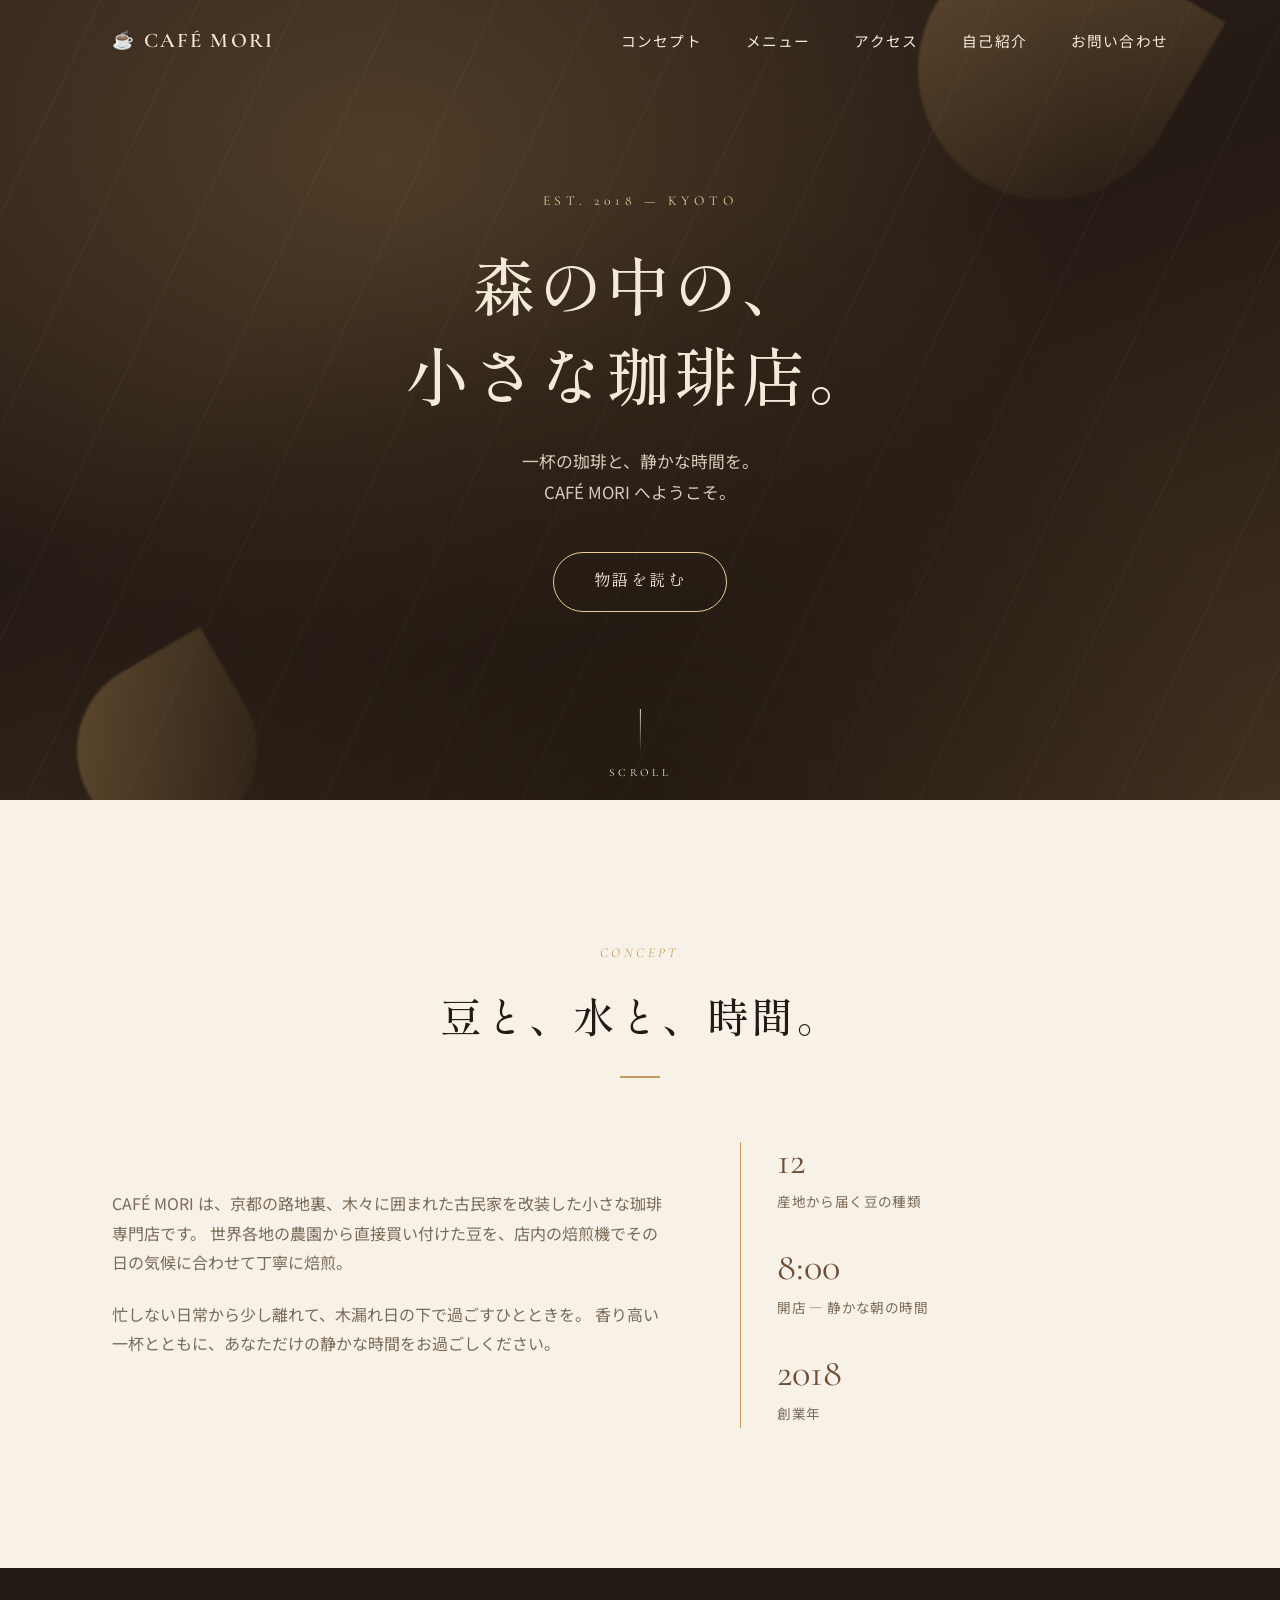
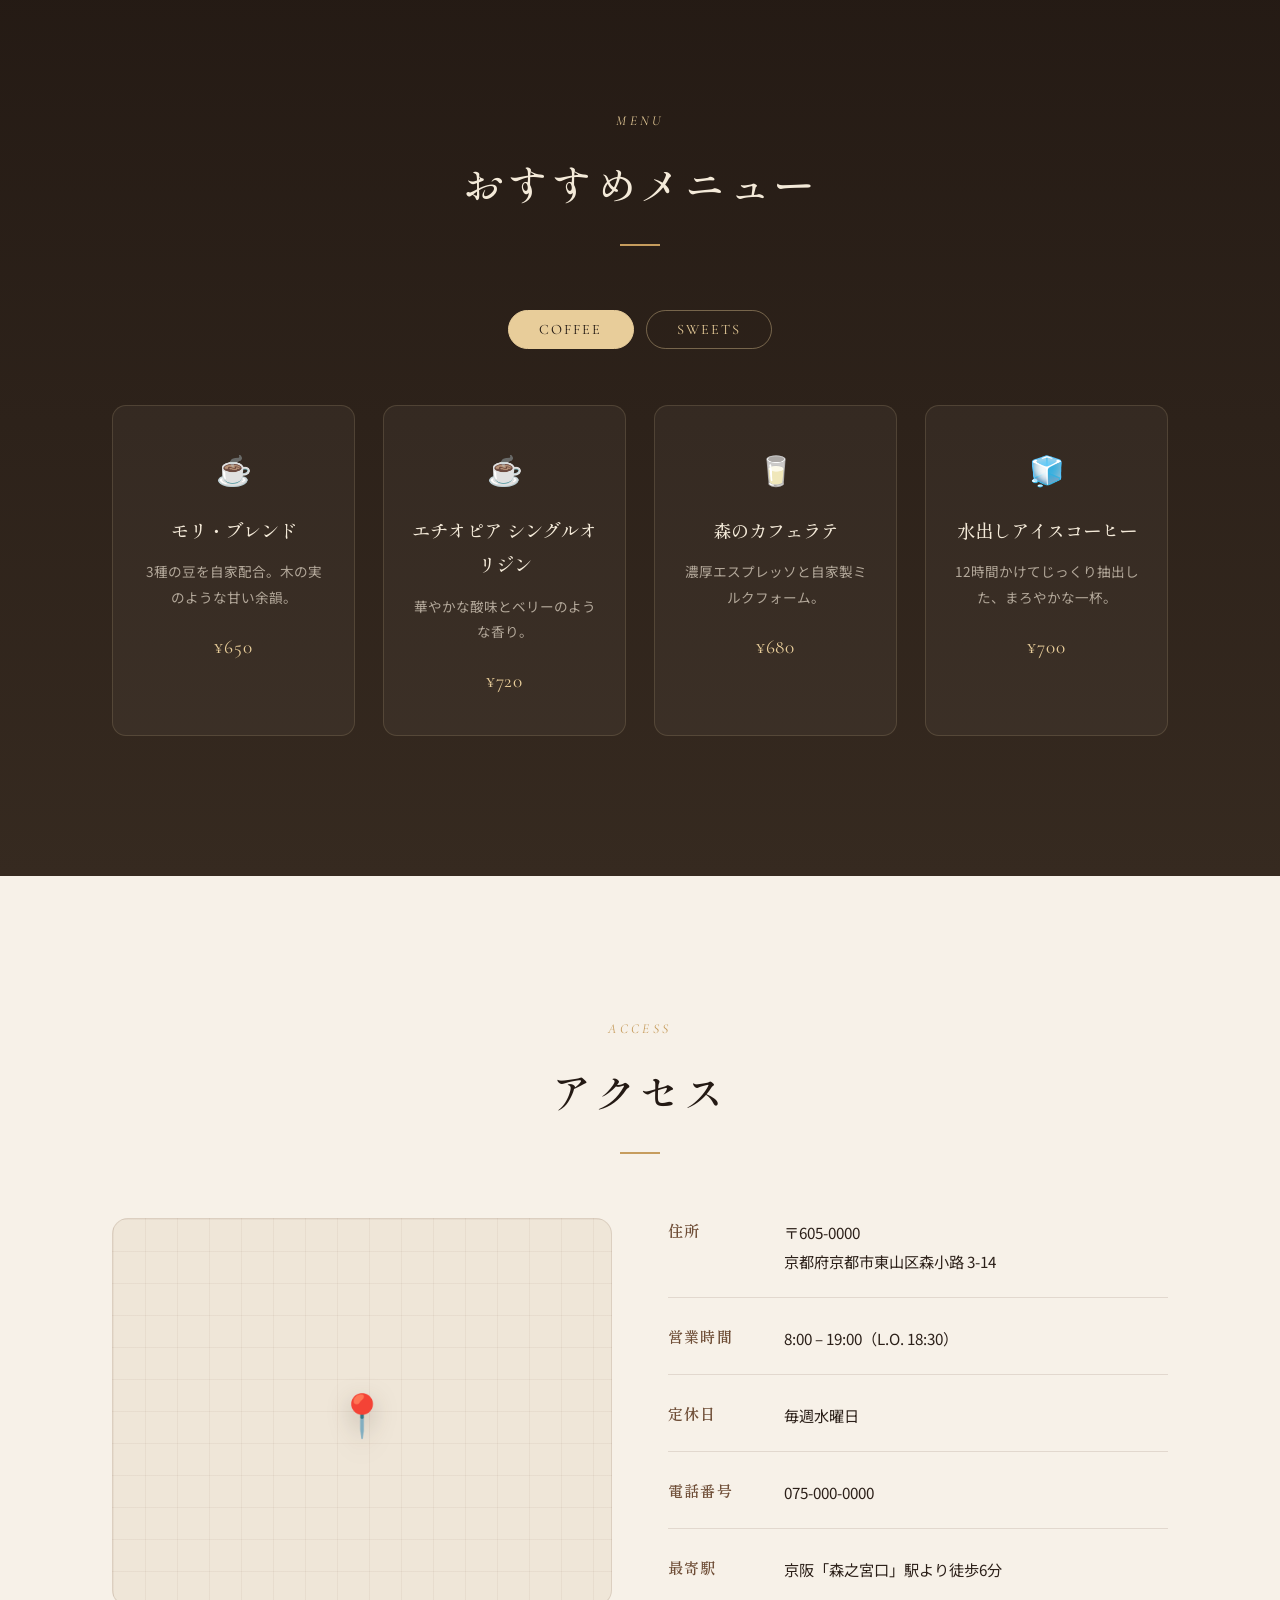
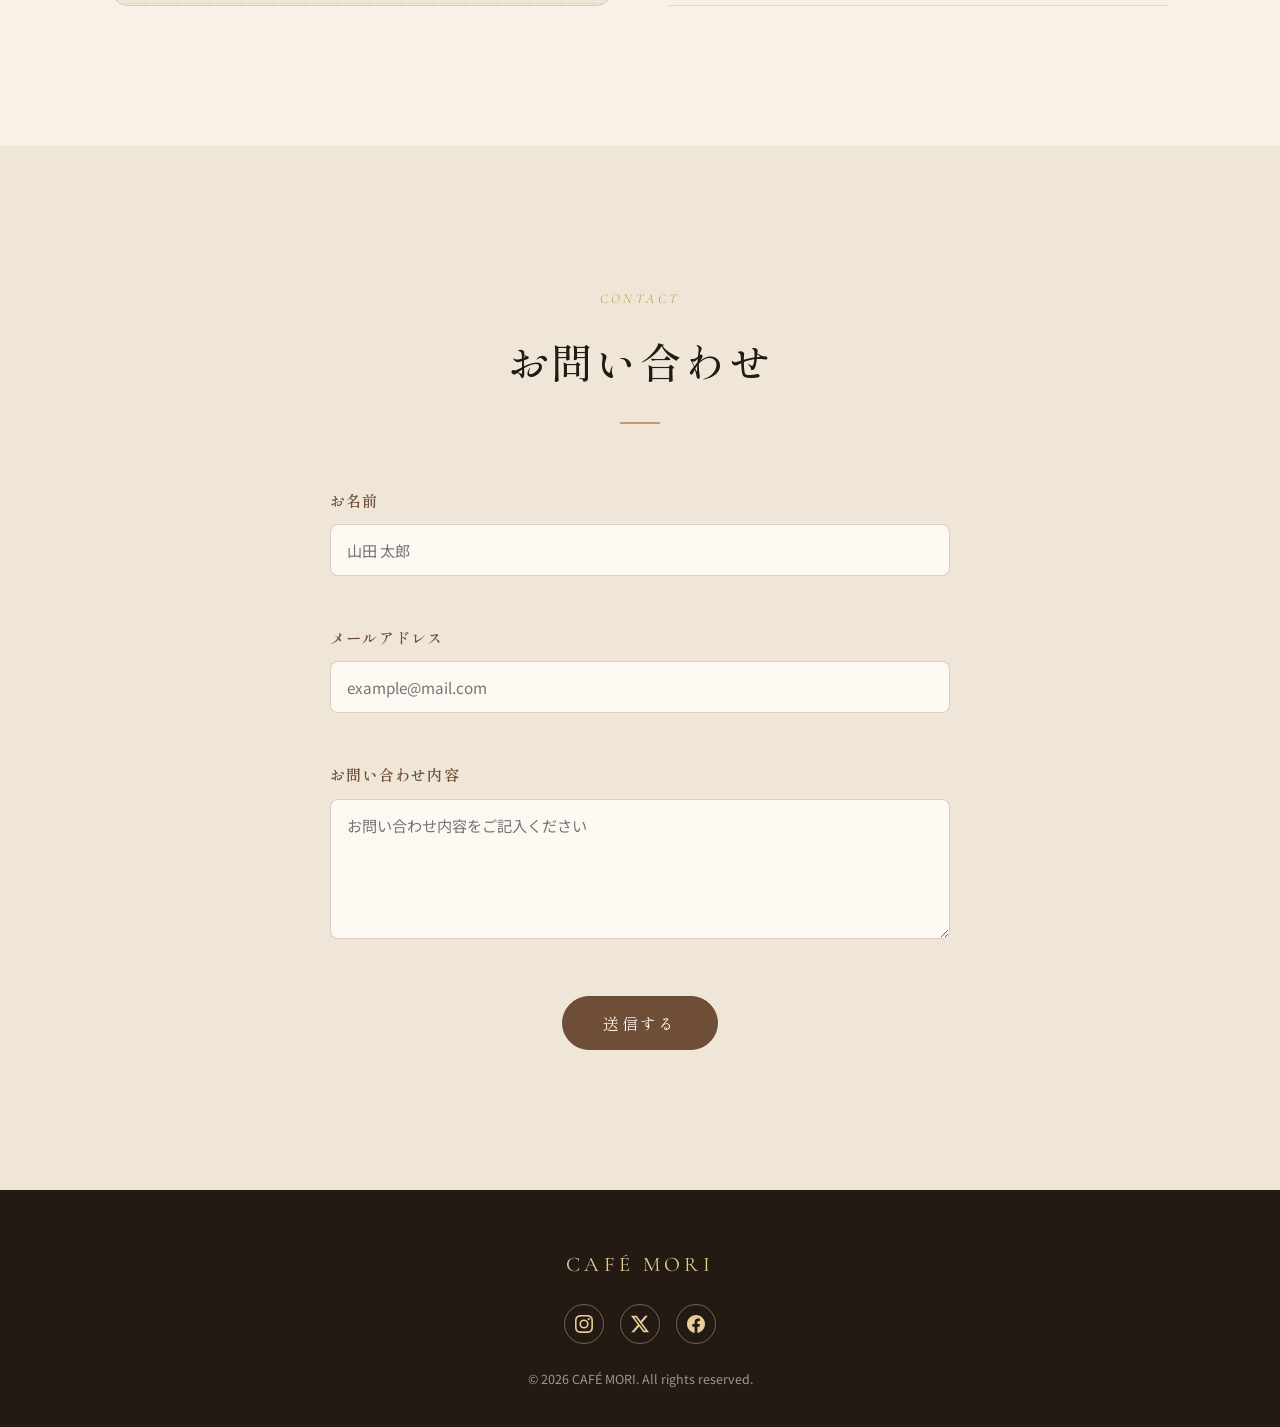
<file: index.html>
<!DOCTYPE html>
<html lang="ja">
<head>
<meta charset="UTF-8">
<meta name="viewport" content="width=device-width, initial-scale=1.0">
<title>CAFÉ MORI | 森の中の、小さな珈琲店</title>
<meta name="description" content="CAFÉ MORI（カフェ・モリ）は、木々に囲まれた小さな珈琲専門店。厳選した豆で淹れる一杯と、静かな時間をお楽しみください。">
<link rel="preconnect" href="https://fonts.googleapis.com">
<link rel="preconnect" href="https://fonts.gstatic.com" crossorigin>
<link href="https://fonts.googleapis.com/css2?family=Cormorant+Garamond:wght@400;500;600;700&family=Shippori+Mincho:wght@400;500;600&family=Noto+Sans+JP:wght@300;400;500;700&display=swap" rel="stylesheet">
<link rel="stylesheet" href="style.css">
</head>
<body>

<div class="loader" id="loader"><span>CAFÉ MORI</span></div>

<header class="header" id="header">
  <div class="header__inner">
    <a href="#top" class="logo" data-nav>
      <span class="logo__mark">☕</span>
      <span class="logo__text">CAFÉ MORI</span>
    </a>

    <nav class="nav" id="nav">
      <ul class="nav__list">
        <li><a href="#concept" class="nav__link" data-nav>コンセプト</a></li>
        <li><a href="#menu" class="nav__link" data-nav>メニュー</a></li>
        <li><a href="#access" class="nav__link" data-nav>アクセス</a></li>
        <li><a href="about/index.html" class="nav__link" data-nav>自己紹介</a></li>
        <li><a href="#contact" class="nav__link" data-nav>お問い合わせ</a></li>
      </ul>
    </nav>

    <button class="hamburger" id="hamburger" aria-label="メニューを開く" aria-expanded="false">
      <span></span><span></span><span></span>
    </button>
  </div>
</header>

<main>

  <!-- HERO -->
  <section class="hero" id="top">
    <div class="hero__bg"></div>
    <div class="hero__overlay"></div>
    <div class="hero__leaf hero__leaf--1"></div>
    <div class="hero__leaf hero__leaf--2"></div>

    <div class="hero__content">
      <p class="hero__eyebrow">EST. 2018 &mdash; KYOTO</p>
      <h1 class="hero__title">
        <span>森の中の、</span>
        <span>小さな珈琲店。</span>
      </h1>
      <p class="hero__lead">一杯の珈琲と、静かな時間を。<br>CAFÉ MORI へようこそ。</p>
      <a href="#concept" class="btn btn--outline" data-nav>物語を読む</a>
    </div>

    <a href="#concept" class="scroll-cue" data-nav aria-label="下にスクロール">
      <span class="scroll-cue__line"></span>
      <span class="scroll-cue__text">SCROLL</span>
    </a>
  </section>

  <!-- CONCEPT -->
  <section class="concept" id="concept">
    <div class="section-inner">
      <p class="section-eyebrow">CONCEPT</p>
      <h2 class="section-title">豆と、水と、時間。</h2>
      <div class="concept__grid">
        <div class="concept__text">
          <p>
            CAFÉ MORI は、京都の路地裏、木々に囲まれた古民家を改装した小さな珈琲専門店です。
            世界各地の農園から直接買い付けた豆を、店内の焙煎機でその日の気候に合わせて丁寧に焙煎。
          </p>
          <p>
            忙しない日常から少し離れて、木漏れ日の下で過ごすひとときを。
            香り高い一杯とともに、あなただけの静かな時間をお過ごしください。
          </p>
        </div>
        <div class="concept__stats">
          <div class="stat">
            <span class="stat__num">12</span>
            <span class="stat__label">産地から届く豆の種類</span>
          </div>
          <div class="stat">
            <span class="stat__num">8:00</span>
            <span class="stat__label">開店 &mdash; 静かな朝の時間</span>
          </div>
          <div class="stat">
            <span class="stat__num">2018</span>
            <span class="stat__label">創業年</span>
          </div>
        </div>
      </div>
    </div>
  </section>

  <!-- MENU -->
  <section class="menu" id="menu">
    <div class="section-inner">
      <p class="section-eyebrow section-eyebrow--light">MENU</p>
      <h2 class="section-title section-title--light">おすすめメニュー</h2>

      <div class="menu__tabs" role="tablist">
        <button class="menu__tab is-active" data-tab="coffee" role="tab" aria-selected="true">COFFEE</button>
        <button class="menu__tab" data-tab="sweets" role="tab" aria-selected="false">SWEETS</button>
      </div>

      <div class="menu__grid" id="menu-coffee" data-panel="coffee">
        <article class="menu-card">
          <div class="menu-card__icon">☕</div>
          <h3 class="menu-card__name">モリ・ブレンド</h3>
          <p class="menu-card__desc">3種の豆を自家配合。木の実のような甘い余韻。</p>
          <span class="menu-card__price">¥650</span>
        </article>
        <article class="menu-card">
          <div class="menu-card__icon">☕</div>
          <h3 class="menu-card__name">エチオピア シングルオリジン</h3>
          <p class="menu-card__desc">華やかな酸味とベリーのような香り。</p>
          <span class="menu-card__price">¥720</span>
        </article>
        <article class="menu-card">
          <div class="menu-card__icon">🥛</div>
          <h3 class="menu-card__name">森のカフェラテ</h3>
          <p class="menu-card__desc">濃厚エスプレッソと自家製ミルクフォーム。</p>
          <span class="menu-card__price">¥680</span>
        </article>
        <article class="menu-card">
          <div class="menu-card__icon">🧊</div>
          <h3 class="menu-card__name">水出しアイスコーヒー</h3>
          <p class="menu-card__desc">12時間かけてじっくり抽出した、まろやかな一杯。</p>
          <span class="menu-card__price">¥700</span>
        </article>
      </div>

      <div class="menu__grid" id="menu-sweets" data-panel="sweets" hidden>
        <article class="menu-card">
          <div class="menu-card__icon">🍰</div>
          <h3 class="menu-card__name">バスクチーズケーキ</h3>
          <p class="menu-card__desc">焦がしキャラメルの香ばしさと濃厚なコク。</p>
          <span class="menu-card__price">¥580</span>
        </article>
        <article class="menu-card">
          <div class="menu-card__icon">🥐</div>
          <h3 class="menu-card__name">発酵バターのクロワッサン</h3>
          <p class="menu-card__desc">毎朝焼き上げる、サクサクの自家製クロワッサン。</p>
          <span class="menu-card__price">¥480</span>
        </article>
        <article class="menu-card">
          <div class="menu-card__icon">🍮</div>
          <h3 class="menu-card__name">森の焼きプリン</h3>
          <p class="menu-card__desc">卵とバニラの香り豊かな、昔ながらの味わい。</p>
          <span class="menu-card__price">¥520</span>
        </article>
        <article class="menu-card">
          <div class="menu-card__icon">🍪</div>
          <h3 class="menu-card__name">全粒粉のグラノーラクッキー</h3>
          <p class="menu-card__desc">ナッツとドライフルーツの素朴な甘さ。</p>
          <span class="menu-card__price">¥380</span>
        </article>
      </div>
    </div>
  </section>

  <!-- ACCESS -->
  <section class="access" id="access">
    <div class="section-inner">
      <p class="section-eyebrow">ACCESS</p>
      <h2 class="section-title">アクセス</h2>

      <div class="access__grid">
        <div class="access__map" aria-hidden="true">
          <div class="access__map-pin">📍</div>
        </div>

        <div class="access__info">
          <dl>
            <div class="access__row">
              <dt>住所</dt>
              <dd>〒605-0000<br>京都府京都市東山区森小路 3-14</dd>
            </div>
            <div class="access__row">
              <dt>営業時間</dt>
              <dd>8:00 &ndash; 19:00（L.O. 18:30）</dd>
            </div>
            <div class="access__row">
              <dt>定休日</dt>
              <dd>毎週水曜日</dd>
            </div>
            <div class="access__row">
              <dt>電話番号</dt>
              <dd>075-000-0000</dd>
            </div>
            <div class="access__row">
              <dt>最寄駅</dt>
              <dd>京阪「森之宮口」駅より徒歩6分</dd>
            </div>
          </dl>
        </div>
      </div>
    </div>
  </section>

  <!-- CONTACT -->
  <section class="contact" id="contact">
    <div class="section-inner">
      <p class="section-eyebrow">CONTACT</p>
      <h2 class="section-title">お問い合わせ</h2>

      <form class="contact__form" id="contactForm" novalidate>
        <div class="form-group">
          <label for="contact-name">お名前</label>
          <input type="text" id="contact-name" name="name" placeholder="山田 太郎">
          <span class="form-error" id="error-name"></span>
        </div>

        <div class="form-group">
          <label for="contact-email">メールアドレス</label>
          <input type="email" id="contact-email" name="email" placeholder="example@mail.com">
          <span class="form-error" id="error-email"></span>
        </div>

        <div class="form-group">
          <label for="contact-message">お問い合わせ内容</label>
          <textarea id="contact-message" name="message" rows="5" placeholder="お問い合わせ内容をご記入ください"></textarea>
          <span class="form-error" id="error-message"></span>
        </div>

        <button type="submit" class="btn btn--filled">送信する</button>
      </form>
    </div>
  </section>

</main>

<footer class="footer">
  <div class="footer__inner">
    <p class="footer__logo">CAFÉ MORI</p>
    <div class="footer__sns">
      <a href="#" class="footer__sns-link" aria-label="Instagram"><svg viewBox="0 0 24 24" aria-hidden="true"><path d="M12 0C8.74 0 8.333.015 7.053.072 5.775.132 4.905.333 4.14.63c-.789.306-1.459.717-2.126 1.384S.935 3.35.63 4.14C.333 4.905.131 5.775.072 7.053.012 8.333 0 8.74 0 12s.015 3.667.072 4.947c.06 1.277.261 2.148.558 2.913.306.788.717 1.459 1.384 2.126.667.666 1.336 1.079 2.126 1.384.766.296 1.636.499 2.913.558C8.333 23.988 8.74 24 12 24s3.667-.015 4.947-.072c1.277-.06 2.148-.262 2.913-.558.788-.306 1.459-.718 2.126-1.384.666-.667 1.079-1.335 1.384-2.126.296-.765.499-1.636.558-2.913.06-1.28.072-1.687.072-4.947s-.015-3.667-.072-4.947c-.06-1.277-.262-2.149-.558-2.913-.306-.789-.718-1.459-1.384-2.126C21.319 1.347 20.651.935 19.86.63c-.765-.297-1.636-.499-2.913-.558C15.667.012 15.26 0 12 0zm0 2.16c3.203 0 3.585.016 4.85.071 1.17.055 1.805.249 2.227.415.562.217.96.477 1.382.896.419.42.679.819.896 1.381.164.422.36 1.057.413 2.227.057 1.266.07 1.646.07 4.85s-.015 3.585-.074 4.85c-.061 1.17-.256 1.805-.421 2.227a3.81 3.81 0 0 1-.9 1.382 3.744 3.744 0 0 1-1.38.896c-.42.164-1.065.36-2.235.413-1.274.057-1.649.07-4.859.07-3.211 0-3.586-.015-4.859-.074-1.171-.061-1.816-.256-2.236-.421a3.716 3.716 0 0 1-1.379-.9 3.644 3.644 0 0 1-.9-1.38c-.165-.42-.36-1.065-.42-2.235-.045-1.26-.061-1.649-.061-4.844 0-3.196.016-3.586.061-4.861.06-1.17.255-1.814.42-2.234.21-.57.479-.96.9-1.381.419-.419.81-.689 1.379-.898.42-.166 1.051-.361 2.221-.421 1.275-.045 1.65-.06 4.859-.06z"/><path d="M12 5.838a6.162 6.162 0 1 0 0 12.324 6.162 6.162 0 0 0 0-12.324zM12 16a4 4 0 1 1 0-8 4 4 0 0 1 0 8zm7.846-10.405a1.44 1.44 0 1 1-2.88 0 1.44 1.44 0 0 1 2.88 0z"/></svg></a>
      <a href="#" class="footer__sns-link" aria-label="X"><svg viewBox="0 0 24 24" aria-hidden="true"><path d="M18.901 1.153h3.68l-8.04 9.19L24 22.846h-7.406l-5.8-7.584-6.638 7.584H.474l8.6-9.83L0 1.154h7.594l5.243 6.932ZM17.61 20.644h2.039L6.486 3.24H4.298Z"/></svg></a>
      <a href="#" class="footer__sns-link" aria-label="Facebook"><svg viewBox="0 0 24 24" aria-hidden="true"><path d="M24 12.073c0-6.627-5.373-12-12-12s-12 5.373-12 12c0 5.99 4.388 10.954 10.125 11.854v-8.385H7.078v-3.47h3.047V9.43c0-3.007 1.792-4.669 4.533-4.669 1.312 0 2.686.235 2.686.235v2.953H15.83c-1.491 0-1.956.925-1.956 1.874v2.25h3.328l-.532 3.47h-2.796v8.385C19.612 23.027 24 18.062 24 12.073z"/></svg></a>
    </div>
    <p class="footer__copy">&copy; 2026 CAFÉ MORI. All rights reserved.</p>
  </div>
</footer>

<button class="to-top" id="toTop" aria-label="トップへ戻る" data-nav>↑</button>

<script src="script.js"></script>
</body>
</html>
</file>
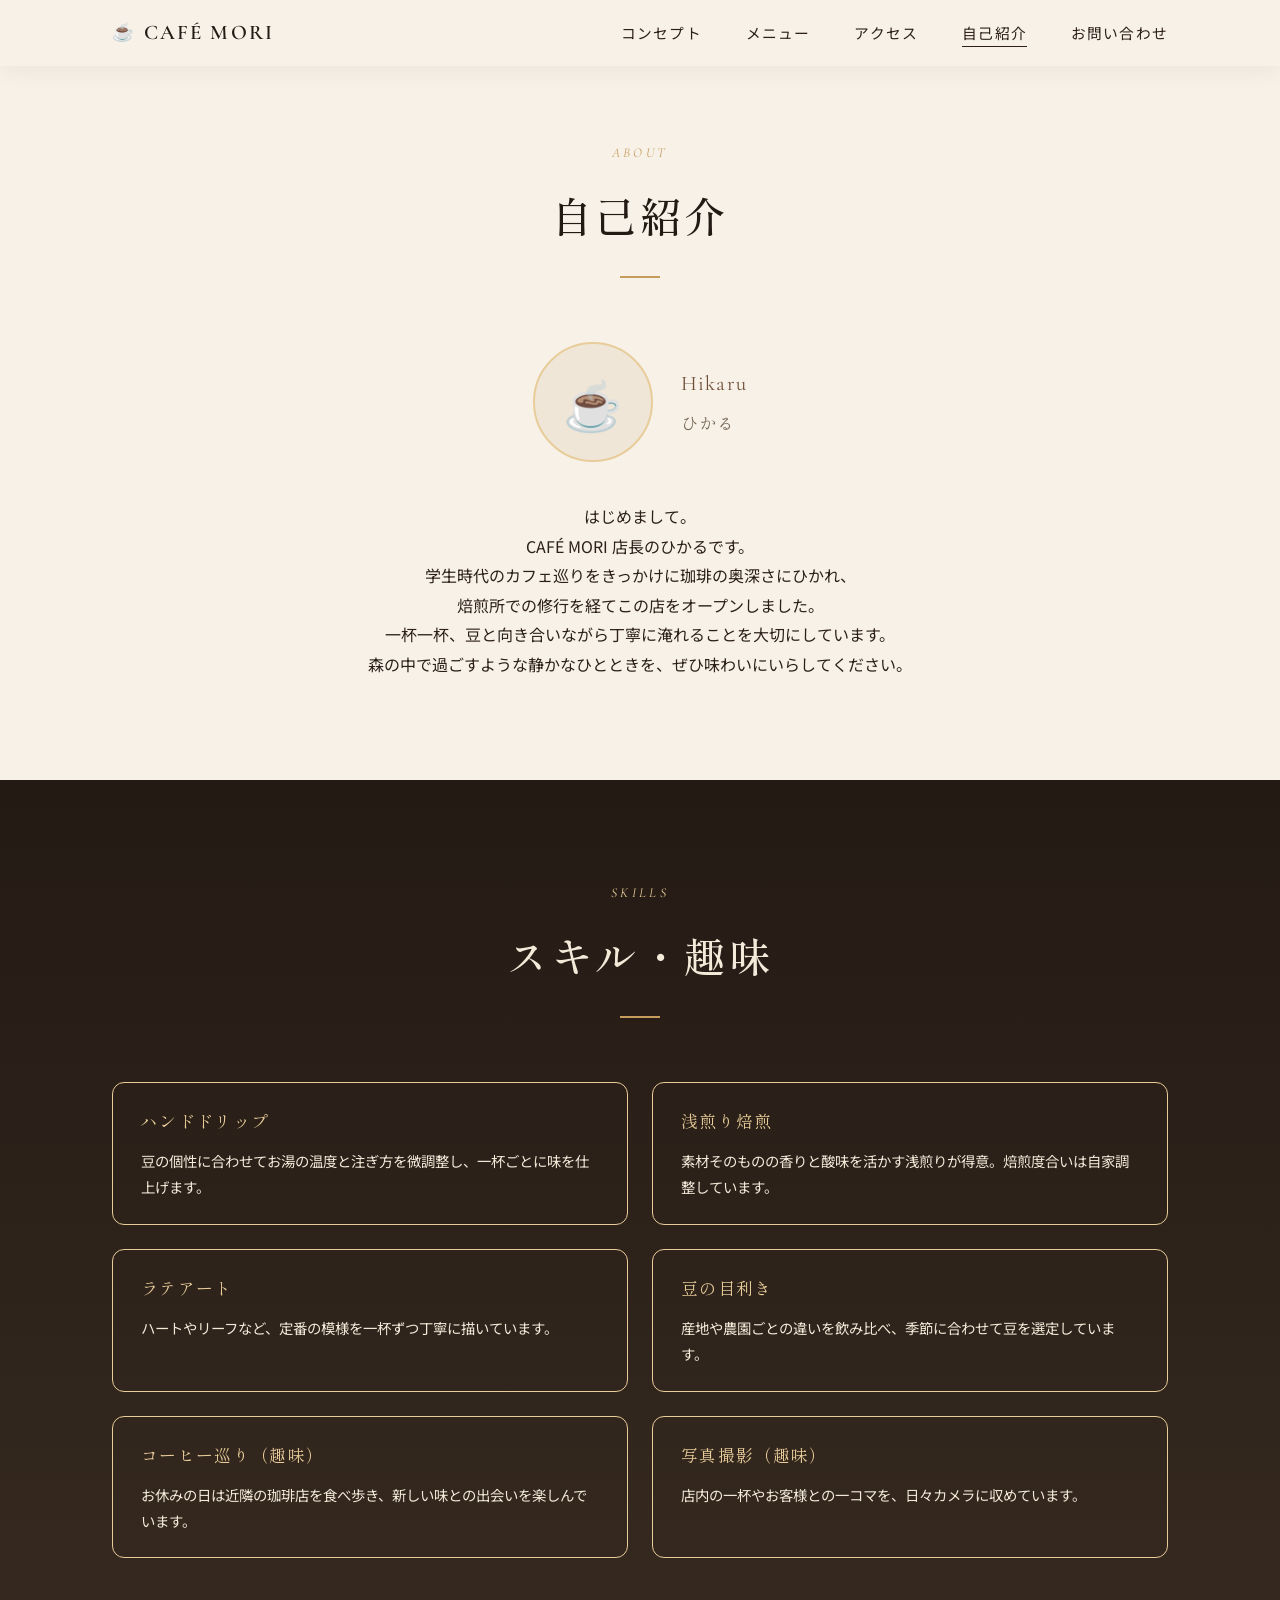
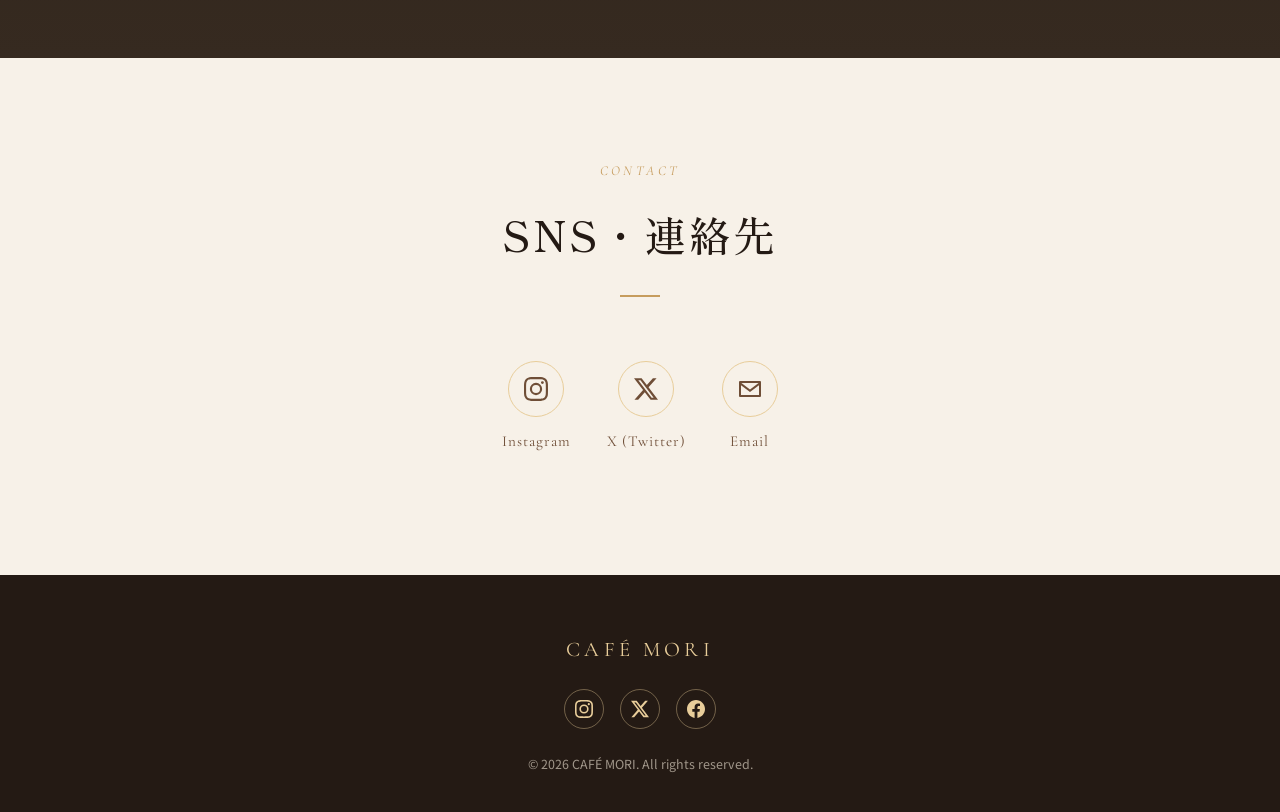
<file: about/index.html>
<!DOCTYPE html>
<html lang="ja">
<head>
<meta charset="UTF-8">
<meta name="viewport" content="width=device-width, initial-scale=1.0">
<title>自己紹介 | CAFÉ MORI</title>
<meta name="description" content="CAFÉ MORI 店長・垣迫ひかるの自己紹介ページです。">
<link rel="preconnect" href="https://fonts.googleapis.com">
<link rel="preconnect" href="https://fonts.gstatic.com" crossorigin>
<link href="https://fonts.googleapis.com/css2?family=Cormorant+Garamond:wght@400;500;600;700&family=Shippori+Mincho:wght@400;500;600&family=Noto+Sans+JP:wght@300;400;500;700&display=swap" rel="stylesheet">
<link rel="stylesheet" href="../style.css">
</head>
<body>

<header class="header header--solid" id="header">
  <div class="header__inner">
    <a href="../index.html" class="logo" data-nav>
      <span class="logo__mark">☕</span>
      <span class="logo__text">CAFÉ MORI</span>
    </a>

    <nav class="nav" id="nav">
      <ul class="nav__list">
        <li><a href="../index.html#concept" class="nav__link" data-nav>コンセプト</a></li>
        <li><a href="../index.html#menu" class="nav__link" data-nav>メニュー</a></li>
        <li><a href="../index.html#access" class="nav__link" data-nav>アクセス</a></li>
        <li><a href="index.html" class="nav__link is-active" data-nav>自己紹介</a></li>
        <li><a href="../index.html#contact" class="nav__link" data-nav>お問い合わせ</a></li>
      </ul>
    </nav>

    <button class="hamburger" id="hamburger" aria-label="メニューを開く" aria-expanded="false">
      <span></span><span></span><span></span>
    </button>
  </div>
</header>

<main>

  <!-- PROFILE -->
  <section class="profile">
    <div class="section-inner">
      <p class="section-eyebrow">ABOUT</p>
      <h1 class="section-title">自己紹介</h1>

      <div class="profile__head">
        <div class="profile__photo" aria-hidden="true">☕</div>
        <div class="profile__name">
          <p class="profile__name-en">Hikaru</p>
          <p class="profile__name-ja">ひかる</p>
        </div>
      </div>

      <p class="profile__bio">
        はじめまして。<br>
        CAFÉ MORI 店長のひかるです。<br>
        学生時代のカフェ巡りをきっかけに珈琲の奥深さにひかれ、<br>
        焙煎所での修行を経てこの店をオープンしました。<br>
        一杯一杯、豆と向き合いながら丁寧に淹れることを大切にしています。<br>
        森の中で過ごすような静かなひとときを、ぜひ味わいにいらしてください。
      </p>
    </div>
  </section>

  <!-- SKILLS -->
  <section class="skills">
    <div class="section-inner">
      <p class="section-eyebrow section-eyebrow--light">SKILLS</p>
      <h2 class="section-title section-title--light">スキル・趣味</h2>

      <ul class="skills__list">
        <li class="skills__card">
          <p class="skills__name">ハンドドリップ</p>
          <p class="skills__desc">豆の個性に合わせてお湯の温度と注ぎ方を微調整し、一杯ごとに味を仕上げます。</p>
        </li>
        <li class="skills__card">
          <p class="skills__name">浅煎り焙煎</p>
          <p class="skills__desc">素材そのものの香りと酸味を活かす浅煎りが得意。焙煎度合いは自家調整しています。</p>
        </li>
        <li class="skills__card">
          <p class="skills__name">ラテアート</p>
          <p class="skills__desc">ハートやリーフなど、定番の模様を一杯ずつ丁寧に描いています。</p>
        </li>
        <li class="skills__card">
          <p class="skills__name">豆の目利き</p>
          <p class="skills__desc">産地や農園ごとの違いを飲み比べ、季節に合わせて豆を選定しています。</p>
        </li>
        <li class="skills__card">
          <p class="skills__name">コーヒー巡り（趣味）</p>
          <p class="skills__desc">お休みの日は近隣の珈琲店を食べ歩き、新しい味との出会いを楽しんでいます。</p>
        </li>
        <li class="skills__card">
          <p class="skills__name">写真撮影（趣味）</p>
          <p class="skills__desc">店内の一杯やお客様との一コマを、日々カメラに収めています。</p>
        </li>
      </ul>
    </div>
  </section>

  <!-- LINKS -->
  <section class="links">
    <div class="section-inner">
      <p class="section-eyebrow">CONTACT</p>
      <h2 class="section-title">SNS・連絡先</h2>

      <ul class="links__list">
        <li>
          <a href="#" class="links__item" aria-label="Instagram">
            <span class="links__icon">
              <svg viewBox="0 0 24 24" aria-hidden="true"><path d="M12 0C8.74 0 8.333.015 7.053.072 5.775.132 4.905.333 4.14.63c-.789.306-1.459.717-2.126 1.384S.935 3.35.63 4.14C.333 4.905.131 5.775.072 7.053.012 8.333 0 8.74 0 12s.015 3.667.072 4.947c.06 1.277.261 2.148.558 2.913.306.788.717 1.459 1.384 2.126.667.666 1.336 1.079 2.126 1.384.766.296 1.636.499 2.913.558C8.333 23.988 8.74 24 12 24s3.667-.015 4.947-.072c1.277-.06 2.148-.262 2.913-.558.788-.306 1.459-.718 2.126-1.384.666-.667 1.079-1.335 1.384-2.126.296-.765.499-1.636.558-2.913.06-1.28.072-1.687.072-4.947s-.015-3.667-.072-4.947c-.06-1.277-.262-2.149-.558-2.913-.306-.789-.718-1.459-1.384-2.126C21.319 1.347 20.651.935 19.86.63c-.765-.297-1.636-.499-2.913-.558C15.667.012 15.26 0 12 0zm0 2.16c3.203 0 3.585.016 4.85.071 1.17.055 1.805.249 2.227.415.562.217.96.477 1.382.896.419.42.679.819.896 1.381.164.422.36 1.057.413 2.227.057 1.266.07 1.646.07 4.85s-.015 3.585-.074 4.85c-.061 1.17-.256 1.805-.421 2.227a3.81 3.81 0 0 1-.9 1.382 3.744 3.744 0 0 1-1.38.896c-.42.164-1.065.36-2.235.413-1.274.057-1.649.07-4.859.07-3.211 0-3.586-.015-4.859-.074-1.171-.061-1.816-.256-2.236-.421a3.716 3.716 0 0 1-1.379-.9 3.644 3.644 0 0 1-.9-1.38c-.165-.42-.36-1.065-.42-2.235-.045-1.26-.061-1.649-.061-4.844 0-3.196.016-3.586.061-4.861.06-1.17.255-1.814.42-2.234.21-.57.479-.96.9-1.381.419-.419.81-.689 1.379-.898.42-.166 1.051-.361 2.221-.421 1.275-.045 1.65-.06 4.859-.06z"/><path d="M12 5.838a6.162 6.162 0 1 0 0 12.324 6.162 6.162 0 0 0 0-12.324zM12 16a4 4 0 1 1 0-8 4 4 0 0 1 0 8zm7.846-10.405a1.44 1.44 0 1 1-2.88 0 1.44 1.44 0 0 1 2.88 0z"/></svg>
            </span>
            <span class="links__label">Instagram</span>
          </a>
        </li>
        <li>
          <a href="#" class="links__item" aria-label="X (Twitter)">
            <span class="links__icon">
              <svg viewBox="0 0 24 24" aria-hidden="true"><path d="M18.901 1.153h3.68l-8.04 9.19L24 22.846h-7.406l-5.8-7.584-6.638 7.584H.474l8.6-9.83L0 1.154h7.594l5.243 6.932ZM17.61 20.644h2.039L6.486 3.24H4.298Z"/></svg>
            </span>
            <span class="links__label">X (Twitter)</span>
          </a>
        </li>
        <li>
          <a href="mailto:example@example.com" class="links__item" aria-label="Email">
            <span class="links__icon">
              <svg viewBox="0 0 24 24" aria-hidden="true"><path d="M2 4h20a1 1 0 0 1 1 1v14a1 1 0 0 1-1 1H2a1 1 0 0 1-1-1V5a1 1 0 0 1 1-1zm1.4 2 8.6 6.45L20.6 6H3.4zM3 8.2V18h18V8.2l-9 6.75L3 8.2z"/></svg>
            </span>
            <span class="links__label">Email</span>
          </a>
        </li>
      </ul>
    </div>
  </section>

</main>

<footer class="footer">
  <div class="footer__inner">
    <p class="footer__logo">CAFÉ MORI</p>
    <div class="footer__sns">
      <a href="#" class="footer__sns-link" aria-label="Instagram"><svg viewBox="0 0 24 24" aria-hidden="true"><path d="M12 0C8.74 0 8.333.015 7.053.072 5.775.132 4.905.333 4.14.63c-.789.306-1.459.717-2.126 1.384S.935 3.35.63 4.14C.333 4.905.131 5.775.072 7.053.012 8.333 0 8.74 0 12s.015 3.667.072 4.947c.06 1.277.261 2.148.558 2.913.306.788.717 1.459 1.384 2.126.667.666 1.336 1.079 2.126 1.384.766.296 1.636.499 2.913.558C8.333 23.988 8.74 24 12 24s3.667-.015 4.947-.072c1.277-.06 2.148-.262 2.913-.558.788-.306 1.459-.718 2.126-1.384.666-.667 1.079-1.335 1.384-2.126.296-.765.499-1.636.558-2.913.06-1.28.072-1.687.072-4.947s-.015-3.667-.072-4.947c-.06-1.277-.262-2.149-.558-2.913-.306-.789-.718-1.459-1.384-2.126C21.319 1.347 20.651.935 19.86.63c-.765-.297-1.636-.499-2.913-.558C15.667.012 15.26 0 12 0zm0 2.16c3.203 0 3.585.016 4.85.071 1.17.055 1.805.249 2.227.415.562.217.96.477 1.382.896.419.42.679.819.896 1.381.164.422.36 1.057.413 2.227.057 1.266.07 1.646.07 4.85s-.015 3.585-.074 4.85c-.061 1.17-.256 1.805-.421 2.227a3.81 3.81 0 0 1-.9 1.382 3.744 3.744 0 0 1-1.38.896c-.42.164-1.065.36-2.235.413-1.274.057-1.649.07-4.859.07-3.211 0-3.586-.015-4.859-.074-1.171-.061-1.816-.256-2.236-.421a3.716 3.716 0 0 1-1.379-.9 3.644 3.644 0 0 1-.9-1.38c-.165-.42-.36-1.065-.42-2.235-.045-1.26-.061-1.649-.061-4.844 0-3.196.016-3.586.061-4.861.06-1.17.255-1.814.42-2.234.21-.57.479-.96.9-1.381.419-.419.81-.689 1.379-.898.42-.166 1.051-.361 2.221-.421 1.275-.045 1.65-.06 4.859-.06z"/><path d="M12 5.838a6.162 6.162 0 1 0 0 12.324 6.162 6.162 0 0 0 0-12.324zM12 16a4 4 0 1 1 0-8 4 4 0 0 1 0 8zm7.846-10.405a1.44 1.44 0 1 1-2.88 0 1.44 1.44 0 0 1 2.88 0z"/></svg></a>
      <a href="#" class="footer__sns-link" aria-label="X"><svg viewBox="0 0 24 24" aria-hidden="true"><path d="M18.901 1.153h3.68l-8.04 9.19L24 22.846h-7.406l-5.8-7.584-6.638 7.584H.474l8.6-9.83L0 1.154h7.594l5.243 6.932ZM17.61 20.644h2.039L6.486 3.24H4.298Z"/></svg></a>
      <a href="#" class="footer__sns-link" aria-label="Facebook"><svg viewBox="0 0 24 24" aria-hidden="true"><path d="M24 12.073c0-6.627-5.373-12-12-12s-12 5.373-12 12c0 5.99 4.388 10.954 10.125 11.854v-8.385H7.078v-3.47h3.047V9.43c0-3.007 1.792-4.669 4.533-4.669 1.312 0 2.686.235 2.686.235v2.953H15.83c-1.491 0-1.956.925-1.956 1.874v2.25h3.328l-.532 3.47h-2.796v8.385C19.612 23.027 24 18.062 24 12.073z"/></svg></a>
    </div>
    <p class="footer__copy">&copy; 2026 CAFÉ MORI. All rights reserved.</p>
  </div>
</footer>

<script src="../script.js"></script>
</body>
</html>
</file>
<file: style.css>
/* ==========================================================================
   CAFÉ MORI — Landing Page Styles
   ========================================================================== */

:root {
  --color-bg: #f7f1e8;
  --color-bg-soft: #efe6d8;
  --color-dark: #241a14;
  --color-dark-soft: #362a20;
  --color-brown: #6f4e37;
  --color-gold: #c69c5d;
  --color-gold-light: #e8cd9a;
  --color-cream: #fdf9f2;
  --color-text: #2c2019;
  --color-text-light: #f4ead9;
  --color-text-muted: #7a6a58;

  --font-serif: 'Cormorant Garamond', 'Shippori Mincho', serif;
  --font-mincho: 'Shippori Mincho', serif;
  --font-sans: 'Noto Sans JP', sans-serif;

  --container-w: 1120px;
  --transition: 0.5s cubic-bezier(0.65, 0, 0.35, 1);
}

* { margin: 0; padding: 0; box-sizing: border-box; }

html { scroll-behavior: auto; }

body {
  font-family: var(--font-sans);
  color: var(--color-text);
  background: var(--color-bg);
  line-height: 1.85;
  overflow-x: hidden;
  -webkit-font-smoothing: antialiased;
}

a { color: inherit; text-decoration: none; }
ul { list-style: none; }
img { max-width: 100%; display: block; }

.section-inner {
  max-width: var(--container-w);
  margin: 0 auto;
  padding: 0 32px;
}

.section-eyebrow {
  font-family: var(--font-serif);
  font-style: italic;
  letter-spacing: 0.25em;
  color: var(--color-gold);
  font-size: 0.85rem;
  text-align: center;
  margin-bottom: 12px;
}
.section-eyebrow--light { color: var(--color-gold-light); }

.section-title {
  font-family: var(--font-mincho);
  font-weight: 500;
  font-size: clamp(1.7rem, 3.4vw, 2.6rem);
  text-align: center;
  color: var(--color-dark);
  margin-bottom: 64px;
  letter-spacing: 0.06em;
  position: relative;
}
.section-title--light { color: var(--color-text-light); }
.section-title::after {
  content: "";
  display: block;
  width: 40px;
  height: 2px;
  background: var(--color-gold);
  margin: 22px auto 0;
}

/* ---------- Loader ---------- */
.loader {
  position: fixed;
  inset: 0;
  background: var(--color-dark);
  color: var(--color-gold-light);
  display: flex;
  align-items: center;
  justify-content: center;
  font-family: var(--font-serif);
  letter-spacing: 0.3em;
  font-size: 1.1rem;
  z-index: 9999;
  transition: opacity 0.8s ease, visibility 0.8s ease;
}
.loader.is-hidden { opacity: 0; visibility: hidden; }

/* ---------- Buttons ---------- */
.btn {
  display: inline-block;
  padding: 14px 40px;
  font-family: var(--font-serif);
  font-size: 1rem;
  letter-spacing: 0.15em;
  border-radius: 999px;
  transition: var(--transition);
  cursor: pointer;
}
.btn--outline {
  border: 1px solid var(--color-gold-light);
  color: var(--color-text-light);
}
.btn--outline:hover {
  background: var(--color-gold-light);
  color: var(--color-dark);
}

/* ---------- Header ---------- */
.header {
  position: fixed;
  top: 0; left: 0; right: 0;
  z-index: 900;
  padding: 22px 0;
  transition: var(--transition);
}
.header__inner {
  max-width: var(--container-w);
  margin: 0 auto;
  padding: 0 32px;
  display: flex;
  align-items: center;
  justify-content: space-between;
}
.header.is-scrolled {
  padding: 14px 0;
  background: rgba(247, 241, 232, 0.92);
  backdrop-filter: blur(10px);
  box-shadow: 0 4px 24px rgba(36, 26, 20, 0.06);
}
/* ヒーローがないサブページ用：最初から背景付きのヘッダーにする */
.header--solid {
  padding: 14px 0;
  background: var(--color-bg);
  box-shadow: 0 4px 24px rgba(36, 26, 20, 0.06);
}

.logo {
  display: flex;
  align-items: center;
  gap: 8px;
  font-family: var(--font-serif);
  font-weight: 600;
  font-size: 1.3rem;
  letter-spacing: 0.1em;
  color: var(--color-text-light);
  transition: color var(--transition);
}
.header.is-scrolled .logo,
.header--solid .logo { color: var(--color-dark); }
.logo__mark { font-size: 1.1rem; }

.nav__list {
  display: flex;
  gap: 44px;
}
.nav__link {
  position: relative;
  font-size: 0.92rem;
  letter-spacing: 0.08em;
  color: var(--color-text-light);
  padding-bottom: 4px;
  transition: color var(--transition);
}
.header.is-scrolled .nav__link,
.header--solid .nav__link { color: var(--color-text); }
.nav__link::after {
  content: "";
  position: absolute;
  left: 0; bottom: 0;
  width: 0; height: 1px;
  background: currentColor;
  transition: width 0.3s ease;
}
.nav__link:hover::after,
.nav__link.is-active::after { width: 100%; }

.hamburger {
  display: none;
  flex-direction: column;
  justify-content: center;
  gap: 5px;
  width: 32px; height: 32px;
  background: none; border: none; cursor: pointer;
  z-index: 950;
}
.hamburger span {
  display: block;
  width: 100%; height: 1px;
  background: var(--color-text-light);
  transition: var(--transition);
}
.header.is-scrolled .hamburger span,
.header--solid .hamburger span { background: var(--color-dark); }
/* メニューを開いたときは暗い背景の上で見えるよう明るい色の「×」にする */
.header .hamburger.is-open span { background: var(--color-text-light); }
.hamburger.is-open span:nth-child(1) { transform: translateY(6px) rotate(45deg); }
.hamburger.is-open span:nth-child(2) { opacity: 0; }
.hamburger.is-open span:nth-child(3) { transform: translateY(-6px) rotate(-45deg); }

/* ---------- Hero ---------- */
.hero {
  position: relative;
  height: 100vh;
  /* 低い画面でボタンとスクロール表示が重ならず、大きい画面で間延びしない範囲に収める */
  min-height: 640px;
  max-height: 800px;
  display: flex;
  align-items: center;
  justify-content: center;
  overflow: hidden;
  color: var(--color-text-light);
}
.hero__bg {
  position: absolute;
  inset: 0;
  background:
    radial-gradient(ellipse at 30% 20%, rgba(198, 156, 93, 0.25), transparent 55%),
    linear-gradient(160deg, #2c2019 0%, #241a14 45%, #40301f 100%);
  z-index: 0;
}
.hero__bg::before {
  content: "";
  position: absolute;
  inset: 0;
  background-image:
    repeating-linear-gradient(115deg, rgba(255,255,255,0.025) 0 2px, transparent 2px 90px);
}
.hero__overlay {
  position: absolute;
  inset: 0;
  background: radial-gradient(circle at 50% 100%, rgba(0,0,0,0.35), transparent 60%);
  z-index: 1;
}
.hero__leaf {
  position: absolute;
  border-radius: 50% 0 50% 50%;
  background: linear-gradient(135deg, rgba(198,156,93,0.35), rgba(198,156,93,0));
  z-index: 1;
  filter: blur(1px);
}
.hero__leaf--1 { width: 260px; height: 260px; top: -60px; right: 8%; transform: rotate(30deg); }
.hero__leaf--2 { width: 180px; height: 180px; bottom: -40px; left: 6%; transform: rotate(-30deg); }

.hero__content {
  position: relative;
  z-index: 2;
  text-align: center;
  padding: 0 24px;
}
.hero__eyebrow {
  font-family: var(--font-serif);
  letter-spacing: 0.35em;
  font-size: 0.85rem;
  color: var(--color-gold-light);
  margin-bottom: 26px;
}
.hero__title {
  font-family: var(--font-mincho);
  font-weight: 500;
  font-size: clamp(2.2rem, 6vw, 4rem);
  line-height: 1.4;
  letter-spacing: 0.05em;
  margin-bottom: 28px;
}
.hero__title span { display: block; }
.hero__lead {
  font-size: 1.05rem;
  color: var(--color-text-light);
  opacity: 0.85;
  margin-bottom: 44px;
}

.scroll-cue {
  position: absolute;
  bottom: 16px;
  left: 50%;
  transform: translateX(-50%);
  z-index: 2;
  display: flex;
  flex-direction: column;
  align-items: center;
  gap: 10px;
  color: var(--color-text-light);
}
.scroll-cue__line {
  width: 1px;
  height: 44px;
  background: linear-gradient(to bottom, rgba(244,234,217,0.9), transparent);
  overflow: hidden;
  position: relative;
}
.scroll-cue__line::after {
  content: "";
  position: absolute;
  top: -100%;
  left: 0; right: 0;
  height: 100%;
  background: var(--color-gold-light);
  animation: scrollDrip 2s infinite ease-in-out;
}
@keyframes scrollDrip {
  0% { top: -100%; }
  60% { top: 100%; }
  100% { top: 100%; }
}
.scroll-cue__text {
  font-family: var(--font-serif);
  font-size: 0.7rem;
  letter-spacing: 0.3em;
}

/* ---------- Concept ---------- */
.concept {
  padding: 140px 0;
  background: var(--color-bg);
}
.concept__grid {
  display: grid;
  grid-template-columns: 1.3fr 1fr;
  gap: 72px;
  align-items: center;
}
.concept__text p {
  color: var(--color-text-muted);
  margin-bottom: 22px;
  font-size: 1rem;
}
.concept__stats {
  display: flex;
  flex-direction: column;
  gap: 32px;
  border-left: 1px solid var(--color-gold);
  padding-left: 36px;
}
.stat__num {
  display: block;
  font-family: var(--font-serif);
  font-size: 2.4rem;
  color: var(--color-brown);
  line-height: 1;
  margin-bottom: 6px;
}
.stat__label {
  font-size: 0.85rem;
  color: var(--color-text-muted);
  letter-spacing: 0.03em;
}

/* ---------- Menu ---------- */
.menu {
  padding: 140px 0;
  background: linear-gradient(180deg, var(--color-dark) 0%, var(--color-dark-soft) 100%);
}
.menu__tabs {
  display: flex;
  justify-content: center;
  gap: 12px;
  margin-bottom: 56px;
}
.menu__tab {
  font-family: var(--font-serif);
  letter-spacing: 0.15em;
  font-size: 0.9rem;
  padding: 10px 30px;
  border-radius: 999px;
  border: 1px solid rgba(232, 205, 154, 0.4);
  background: transparent;
  color: var(--color-gold-light);
  cursor: pointer;
  transition: var(--transition);
}
.menu__tab.is-active,
.menu__tab:hover {
  background: var(--color-gold-light);
  color: var(--color-dark);
  border-color: var(--color-gold-light);
}

.menu__grid {
  display: grid;
  grid-template-columns: repeat(auto-fit, minmax(230px, 1fr));
  gap: 28px;
}
/* display: grid が hidden 属性を打ち消すため、非表示のタブパネルを明示的に隠す */
.menu__grid[hidden] { display: none; }
.menu-card {
  background: rgba(253, 249, 242, 0.04);
  border: 1px solid rgba(232, 205, 154, 0.15);
  border-radius: 14px;
  padding: 36px 28px;
  text-align: center;
  transition: transform var(--transition), border-color var(--transition), background var(--transition);
}
.menu-card:hover {
  transform: translateY(-6px);
  border-color: var(--color-gold-light);
  background: rgba(253, 249, 242, 0.07);
}
.menu-card__icon { font-size: 1.8rem; margin-bottom: 18px; }
.menu-card__name {
  font-family: var(--font-mincho);
  font-size: 1.15rem;
  color: var(--color-text-light);
  margin-bottom: 12px;
  font-weight: 500;
}
.menu-card__desc {
  font-size: 0.85rem;
  color: rgba(244, 234, 217, 0.65);
  margin-bottom: 20px;
  min-height: 44px;
}
.menu-card__price {
  font-family: var(--font-serif);
  font-size: 1.2rem;
  color: var(--color-gold-light);
  letter-spacing: 0.05em;
}

/* ---------- Access ---------- */
.access {
  padding: 140px 0;
  background: var(--color-bg);
}
.access__grid {
  display: grid;
  grid-template-columns: 1fr 1fr;
  gap: 56px;
  align-items: stretch;
}
.access__map {
  position: relative;
  min-height: 340px;
  border-radius: 16px;
  background:
    linear-gradient(rgba(111, 78, 55, 0.06) 1px, transparent 1px),
    linear-gradient(90deg, rgba(111, 78, 55, 0.06) 1px, transparent 1px),
    var(--color-bg-soft);
  background-size: 32px 32px, 32px 32px, cover;
  display: flex;
  align-items: center;
  justify-content: center;
  border: 1px solid rgba(111, 78, 55, 0.15);
}
.access__map-pin {
  font-size: 2.6rem;
  filter: drop-shadow(0 8px 12px rgba(44, 32, 25, 0.25));
  animation: bob 2.6s infinite ease-in-out;
}
@keyframes bob {
  0%, 100% { transform: translateY(0); }
  50% { transform: translateY(-10px); }
}
.access__info dl { display: flex; flex-direction: column; gap: 26px; }
.access__row {
  display: grid;
  grid-template-columns: 96px 1fr;
  gap: 20px;
  border-bottom: 1px solid rgba(111, 78, 55, 0.15);
  padding-bottom: 22px;
}
.access__row dt {
  font-family: var(--font-serif);
  font-weight: 600;
  color: var(--color-brown);
  letter-spacing: 0.08em;
  font-size: 0.95rem;
}
.access__row dd { color: var(--color-text); font-size: 0.95rem; }

/* ---------- Contact ---------- */
.contact {
  padding: 140px 0;
  background: var(--color-bg-soft);
}
.contact__form {
  max-width: 620px;
  margin: 0 auto;
  display: flex;
  flex-direction: column;
  gap: 26px;
}
.form-group {
  display: flex;
  flex-direction: column;
  gap: 8px;
  text-align: left;
}
.form-group label {
  font-family: var(--font-serif);
  font-weight: 600;
  letter-spacing: 0.08em;
  font-size: 0.95rem;
  color: var(--color-brown);
}
.contact__form input,
.contact__form textarea {
  font-family: var(--font-sans);
  font-size: 0.95rem;
  color: var(--color-text);
  background: var(--color-cream);
  border: 1px solid rgba(111, 78, 55, 0.25);
  border-radius: 8px;
  padding: 14px 16px;
  transition: border-color var(--transition), box-shadow var(--transition);
  resize: vertical;
}
.contact__form input:focus,
.contact__form textarea:focus {
  outline: none;
  border-color: var(--color-gold);
  box-shadow: 0 0 0 3px rgba(198, 156, 93, 0.18);
}
.form-group.has-error input,
.form-group.has-error textarea {
  border-color: #b3543f;
}
.form-error {
  min-height: 1.2em;
  font-size: 0.78rem;
  color: #b3543f;
  letter-spacing: 0.02em;
}
.contact__form .btn--filled {
  align-self: center;
  margin-top: 8px;
  border: 1px solid var(--color-brown);
  background: var(--color-brown);
  color: var(--color-cream);
}
.contact__form .btn--filled:hover {
  background: var(--color-dark);
  border-color: var(--color-dark);
}

/* ---------- Profile（自己紹介ページ） ---------- */
.profile {
  padding: 140px 0 100px;
}
.profile__head {
  display: flex;
  align-items: center;
  justify-content: center;
  gap: 28px;
  margin-bottom: 40px;
}
.profile__photo {
  width: 120px;
  height: 120px;
  border-radius: 50%;
  background: var(--color-bg-soft);
  border: 2px solid var(--color-gold-light);
  display: flex;
  align-items: center;
  justify-content: center;
  font-size: 3rem;
  flex-shrink: 0;
}
.profile__name-en {
  font-family: var(--font-serif);
  font-size: 1.3rem;
  letter-spacing: 0.06em;
  color: var(--color-brown);
}
.profile__name-ja {
  font-family: var(--font-mincho);
  font-size: 1.1rem;
  color: var(--color-text-muted);
  margin-top: 4px;
}
.profile__bio {
  max-width: 620px;
  margin: 0 auto;
  text-align: center;
}

/* ---------- Skills（自己紹介ページ） ---------- */
.skills {
  padding: 100px 0;
  background: linear-gradient(180deg, var(--color-dark) 0%, var(--color-dark-soft) 100%);
}
.skills__list {
  display: grid;
  grid-template-columns: repeat(2, 1fr);
  gap: 24px;
}
.skills__card {
  border: 1px solid var(--color-gold-light);
  border-radius: 12px;
  padding: 24px 28px;
}
.skills__name {
  font-family: var(--font-serif);
  letter-spacing: 0.08em;
  font-size: 1.05rem;
  color: var(--color-gold-light);
  margin-bottom: 10px;
}
.skills__desc {
  font-size: 0.9rem;
  color: var(--color-text-light);
  line-height: 1.8;
}

/* ---------- Links（自己紹介ページ） ---------- */
.links {
  padding: 100px 0 120px;
}
.links__list {
  display: flex;
  justify-content: center;
  flex-wrap: wrap;
  gap: 36px;
}
.links__item {
  display: flex;
  flex-direction: column;
  align-items: center;
  gap: 10px;
  font-family: var(--font-serif);
  font-size: 0.95rem;
  letter-spacing: 0.06em;
  color: var(--color-brown);
}
.links__icon {
  display: flex;
  align-items: center;
  justify-content: center;
  width: 56px;
  height: 56px;
  border-radius: 50%;
  border: 1px solid var(--color-gold-light);
  transition: var(--transition);
}
.links__icon svg {
  width: 24px;
  height: 24px;
  fill: var(--color-brown);
  transition: fill var(--transition);
}
.links__item:hover .links__icon { background: var(--color-gold-light); }
.links__item:hover .links__icon svg { fill: var(--color-dark); }

/* ---------- Footer ---------- */
.footer {
  background: var(--color-dark);
  color: rgba(244, 234, 217, 0.6);
  padding: 56px 0 36px;
  text-align: center;
}
.footer__logo {
  font-family: var(--font-serif);
  letter-spacing: 0.2em;
  font-size: 1.3rem;
  color: var(--color-gold-light);
  margin-bottom: 20px;
}
.footer__sns {
  display: flex;
  justify-content: center;
  gap: 16px;
  margin-bottom: 24px;
}
/* 自己紹介ページの SNS リンクと同じ丸枠アイコン（暗い背景向けの配色） */
.footer__sns-link {
  display: flex;
  align-items: center;
  justify-content: center;
  width: 40px;
  height: 40px;
  border-radius: 50%;
  border: 1px solid rgba(232, 205, 154, 0.4);
  transition: var(--transition);
}
.footer__sns-link svg {
  width: 18px;
  height: 18px;
  fill: var(--color-gold-light);
  transition: fill var(--transition);
}
.footer__sns-link:hover { background: var(--color-gold-light); }
.footer__sns-link:hover svg { fill: var(--color-dark); }
.footer__copy { font-size: 0.78rem; }

/* ---------- To top ---------- */
.to-top {
  position: fixed;
  right: 28px;
  bottom: 28px;
  width: 44px; height: 44px;
  border-radius: 50%;
  background: var(--color-dark);
  color: var(--color-gold-light);
  border: 1px solid rgba(232, 205, 154, 0.4);
  font-size: 1.1rem;
  cursor: pointer;
  opacity: 0;
  visibility: hidden;
  transform: translateY(10px);
  transition: var(--transition);
  z-index: 800;
}
.to-top.is-visible { opacity: 1; visibility: visible; transform: translateY(0); }
.to-top:hover { background: var(--color-gold-light); color: var(--color-dark); }

/* ---------- Reveal animation ---------- */
[data-reveal] {
  opacity: 0;
  transform: translateY(32px);
  transition: opacity 0.9s ease, transform 0.9s ease;
}
[data-reveal].is-revealed {
  opacity: 1;
  transform: translateY(0);
}

/* ---------- Responsive ---------- */
@media (max-width: 860px) {
  .concept__grid,
  .access__grid { grid-template-columns: 1fr; }
  .concept__stats {
    flex-direction: row;
    flex-wrap: wrap;
    border-left: none;
    border-top: 1px solid var(--color-gold);
    padding-left: 0;
    padding-top: 32px;
    gap: 40px;
  }
}

@media (max-width: 720px) {
  .hamburger { display: flex; }
  /* backdrop-filter があると固定配置のメニューがヘッダー内に閉じ込められるため外す */
  .header.is-scrolled { backdrop-filter: none; }

  .nav {
    position: fixed;
    inset: 0;
    background: var(--color-dark);
    display: flex;
    align-items: center;
    justify-content: center;
    opacity: 0;
    visibility: hidden;
    transition: var(--transition);
  }
  .nav.is-open { opacity: 1; visibility: visible; }
  .nav__list {
    flex-direction: column;
    text-align: center;
    gap: 32px;
  }
  .nav__link { font-size: 1.3rem; color: var(--color-text-light); }
  /* ヘッダーの状態に関係なく、開いたメニュー内のリンクは明るい色にする */
  .nav.is-open .nav__link { color: var(--color-text-light); }

  .concept, .menu, .access { padding: 100px 0; }
}

@media (max-width: 600px) {
  .profile { padding: 110px 0 70px; }
  .profile__head {
    flex-direction: column;
    gap: 16px;
  }
  .skills, .links { padding: 70px 0; }
  .skills__list { grid-template-columns: 1fr; }
}
</file>
